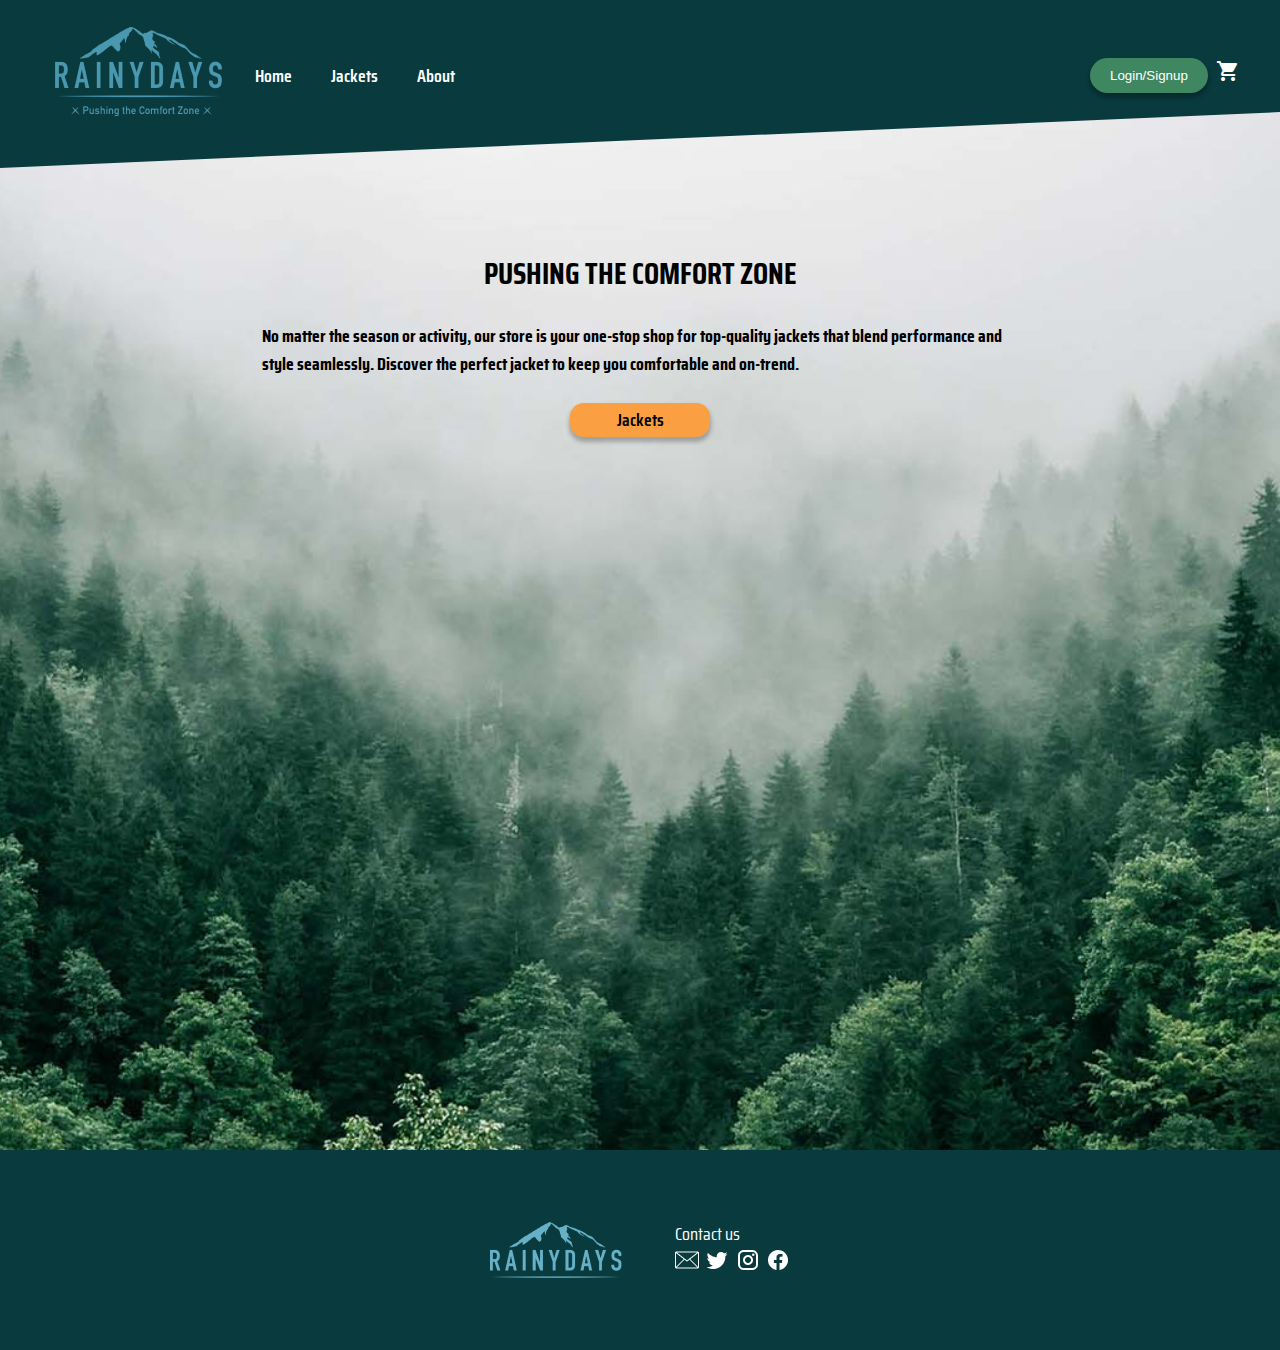
<file: index.html>
<!DOCTYPE html>
<html lang="en">
  <head>
    <meta charset="UTF-8" />
    <meta name="viewport" content="width=device-width, initial-scale=1.0" />
    <meta
      name="description"
      content="Quality sportswear, Rainy days sportswear"
    />
    <link rel="stylesheet" href="src/stylesheet.css" />
    <link
      rel="icon"
      type="image/png"
      sizes="32x32"
      href="images/favicon-32x32.png"
    />
    <link
      href="https://fonts.googleapis.com/icon?family=Material+Icons"
      rel="stylesheet"
    />
    <link
      href="https://fonts.googleapis.com/css2?family=Saira+Condensed:wght@200;300;600&display=swap"
      rel="stylesheet"
    />
    <title>Rainy Days outerwear</title>
  </head>
  <body class="image-body">
    <header>
      <div class="nav-underlay"></div>
      <nav>
        <div class="nav-navigation-box">
          <a href="index.html"
            ><img src="images/Rainydays_header.png" alt="Rainy days logo"
          /></a>
          <ul class="nav-navigation">
            <li><a href="index.html">Home</a></li>
            <li><a href="jackets.html">Jackets</a></li>
            <li><a href="about.html">About</a></li>
          </ul>
        </div>
        <div class="nav-user-box">
          <button class="signup view">Login/Signup</button>
          <a href="checkout.html">
            <i class="material-icons shopping-icon">shopping_cart</i></a
          >
        </div>
        <div class="hamburger">
          <div class="solid-line"></div>
          <div class="solid-line"></div>
          <div class="solid-line"></div>
        </div>
      </nav>
      <nav class="hamburger-nav">
        <i class="material-icons close-icon">close </i>
        <ul class="hamburger-navigation">
          <li><a href="index.html">Home</a></li>
          <li><a href="jackets.html">Jackets</a></li>
          <li><a href="about.html">About</a></li>
        </ul>
        <div class="hamburger-user-box">
          <button class="signup view">Login/Signup</button>
          <a href="checkout.html">
            <i class="material-icons shopping-icon">shopping_cart</i></a
          >
        </div>
      </nav>
    </header>
    <main class="main-index">
      <section>
        <div class="center-index">
          <h1 class="h1-center">PUSHING THE COMFORT ZONE</h1>
          <br />
          <div class="message">
            <p>
              <span class="desktop-text"
                >No matter the season or activity, our store is your one-stop
                shop for top-quality jackets that blend performance and style
                seamlessly.</span
              >
              Discover the perfect jacket to keep you comfortable and on-trend.
            </p>
          </div>
          <br />
          <div class="button cta-orange">
            <a href="jackets.html">Jackets</a>
          </div>
        </div>
      </section>
    </main>
    <footer class="footer">
      <div class="footer-content">
        <div class="footer-logo">
          <a href="index.html">
            <img src="images/rainydays_footer.png" alt="Rainy days logo"
          /></a>
        </div>
        <div class="right-foot">
          <p>Contact us</p>
          <ul class="footer-socials">
            <li>
              <a href="#Mail"><img src="images/mail_nav.png" alt="Mail" /></a>
            </li>
            <li>
              <a href="#Twitter"
                ><img src="images/twitter_nav.png" alt="Twitter"
              /></a>
            </li>
            <li>
              <a href="#Instagram"
                ><img src="images/instagram_nav.png" alt="Instagram"
              /></a>
            </li>
            <li>
              <a href="#Facebook"
                ><img src="images/facebook_nav.png" alt="Facebook"
              /></a>
            </li>
          </ul>
        </div>
      </div>
    </footer>
    <script src="script/main.js"></script>
  </body>
</html>
</file>
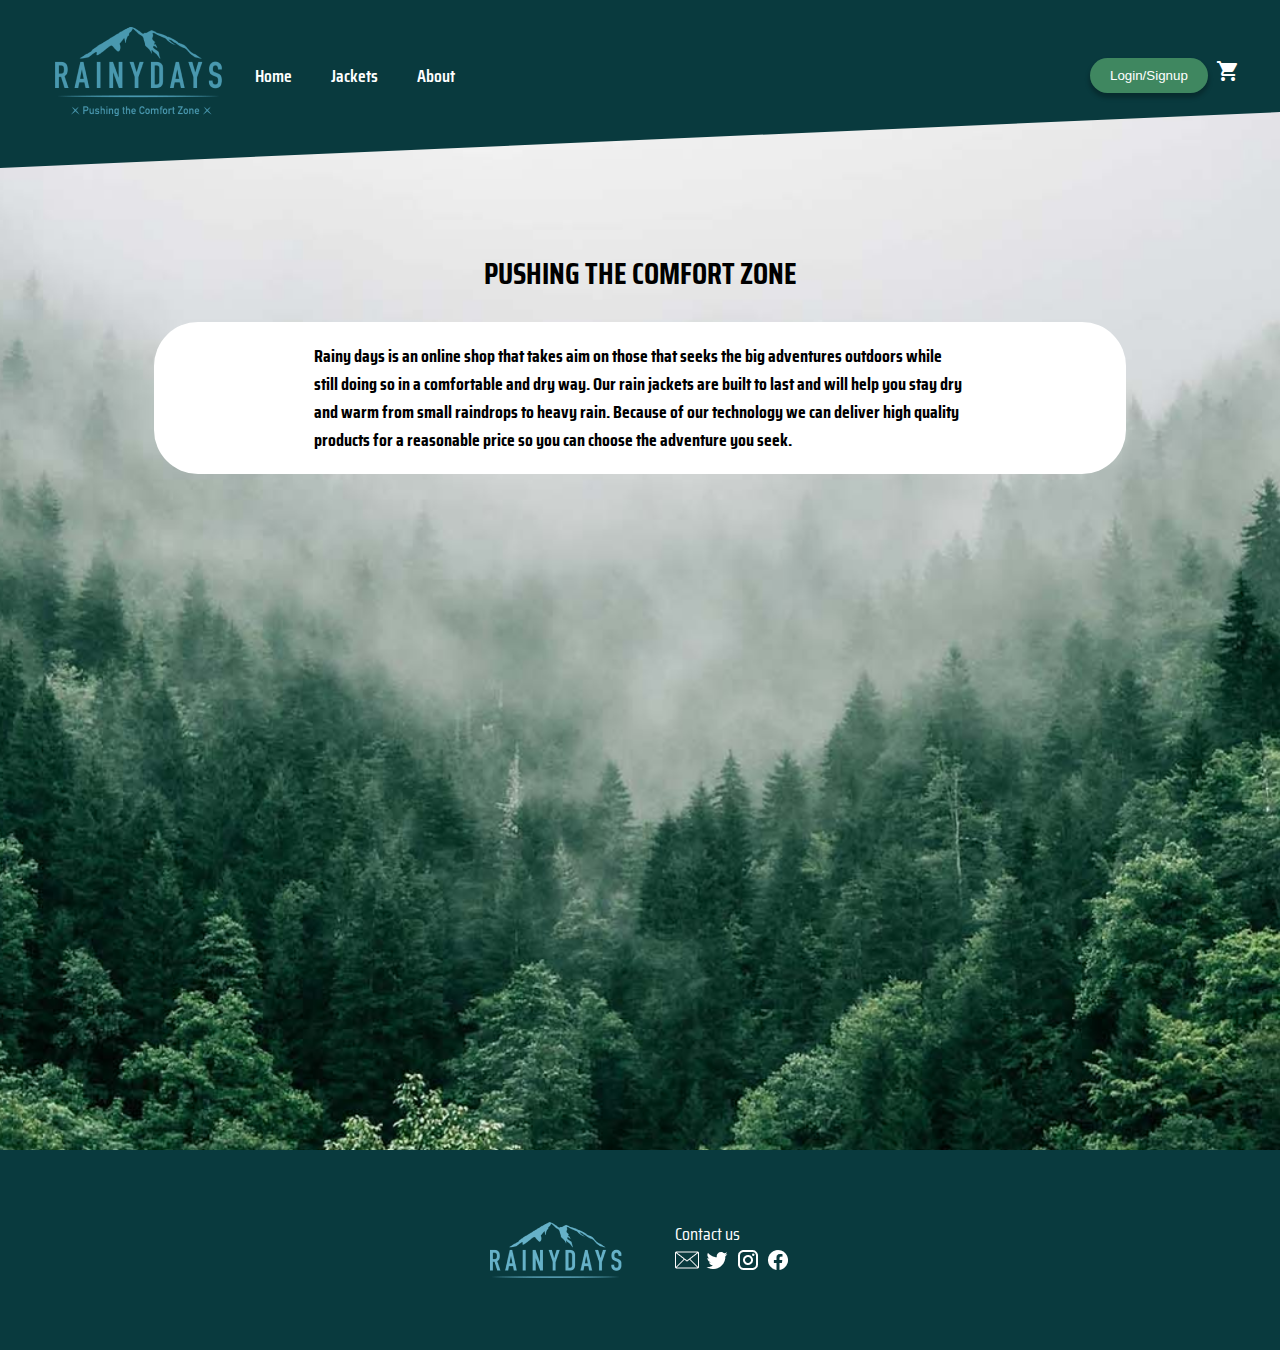
<file: about.html>
<!DOCTYPE html>
<html lang="en">
  <head>
    <meta charset="UTF-8" />
    <meta name="viewport" content="width=device-width, initial-scale=1.0" />
    <meta
      name="description"
      content="Our company and our values. We bring the style"
    />
    <link rel="stylesheet" href="src/stylesheet.css" />
    <link
      rel="icon"
      type="image/png"
      sizes="32x32"
      href="images/favicon-32x32.png"
    />
    <link
      href="https://fonts.googleapis.com/icon?family=Material+Icons"
      rel="stylesheet"
    />
    <link
      href="https://fonts.googleapis.com/css2?family=Saira+Condensed:wght@200;300;600&display=swap"
      rel="stylesheet"
    />
    <title>The company</title>
  </head>
  <body class="image-body">
    <header>
      <div class="nav-underlay"></div>
      <nav>
        <div class="nav-navigation-box">
          <a href="index.html"
            ><img src="images/Rainydays_header.png" alt="Rainy days logo"
          /></a>
          <ul class="nav-navigation">
            <li><a href="index.html">Home</a></li>
            <li><a href="jackets.html">Jackets</a></li>
            <li><a href="about.html">About</a></li>
          </ul>
        </div>
        <div class="nav-user-box">
          <button class="signup view">Login/Signup</button>
          <a href="checkout.html">
            <i class="material-icons shopping-icon">shopping_cart</i></a
          >
        </div>
        <div class="hamburger">
          <div class="solid-line"></div>
          <div class="solid-line"></div>
          <div class="solid-line"></div>
        </div>
      </nav>
      <nav class="hamburger-nav">
        <i class="material-icons close-icon">close </i>
        <ul class="hamburger-navigation">
          <li><a href="index.html">Home</a></li>
          <li><a href="jackets.html">Jackets</a></li>
          <li><a href="about.html">About</a></li>
        </ul>
        <div class="hamburger-user-box">
          <button class="signup view">Login/Signup</button>
          <a href="checkout.html">
            <i class="material-icons shopping-icon">shopping_cart</i></a
          >
        </div>
      </nav>
    </header>
    <main class="main-index">
      <section>
        <div class="center-index">
          <h1 class="h1-center">PUSHING THE COMFORT ZONE</h1>

          <br />

          <div class="about-box">
            <p class="message">
              Rainy days is an online shop that takes aim on those that seeks
              the big adventures outdoors while still doing so in a comfortable
              and dry way. Our rain jackets are built to last and will help you
              stay dry and warm from small raindrops to heavy rain. Because of
              our technology we can deliver high quality products for a
              reasonable price so you can choose the adventure you seek.
            </p>
          </div>
        </div>
      </section>
    </main>
    <footer>
      <div class="footer-content">
        <div class="footer-logo">
          <a href="index.html">
            <img src="images/rainydays_footer.png" alt="Rainy days logo"
          /></a>
        </div>
        <div class="right-foot">
          <p>Contact us</p>
          <ul class="footer-socials">
            <li>
              <a href="#Mail"><img src="images/mail_nav.png" alt="Mail" /></a>
            </li>
            <li>
              <a href="#Twitter"
                ><img src="images/twitter_nav.png" alt="Twitter"
              /></a>
            </li>
            <li>
              <a href="#Instagram"
                ><img src="images/instagram_nav.png" alt="Instagram"
              /></a>
            </li>
            <li>
              <a href="#Facebook"
                ><img src="images/facebook_nav.png" alt="Facebook"
              /></a>
            </li>
          </ul>
        </div>
      </div>
    </footer>
    <script src="script/main.js"></script>
  </body>
</html>
</file>
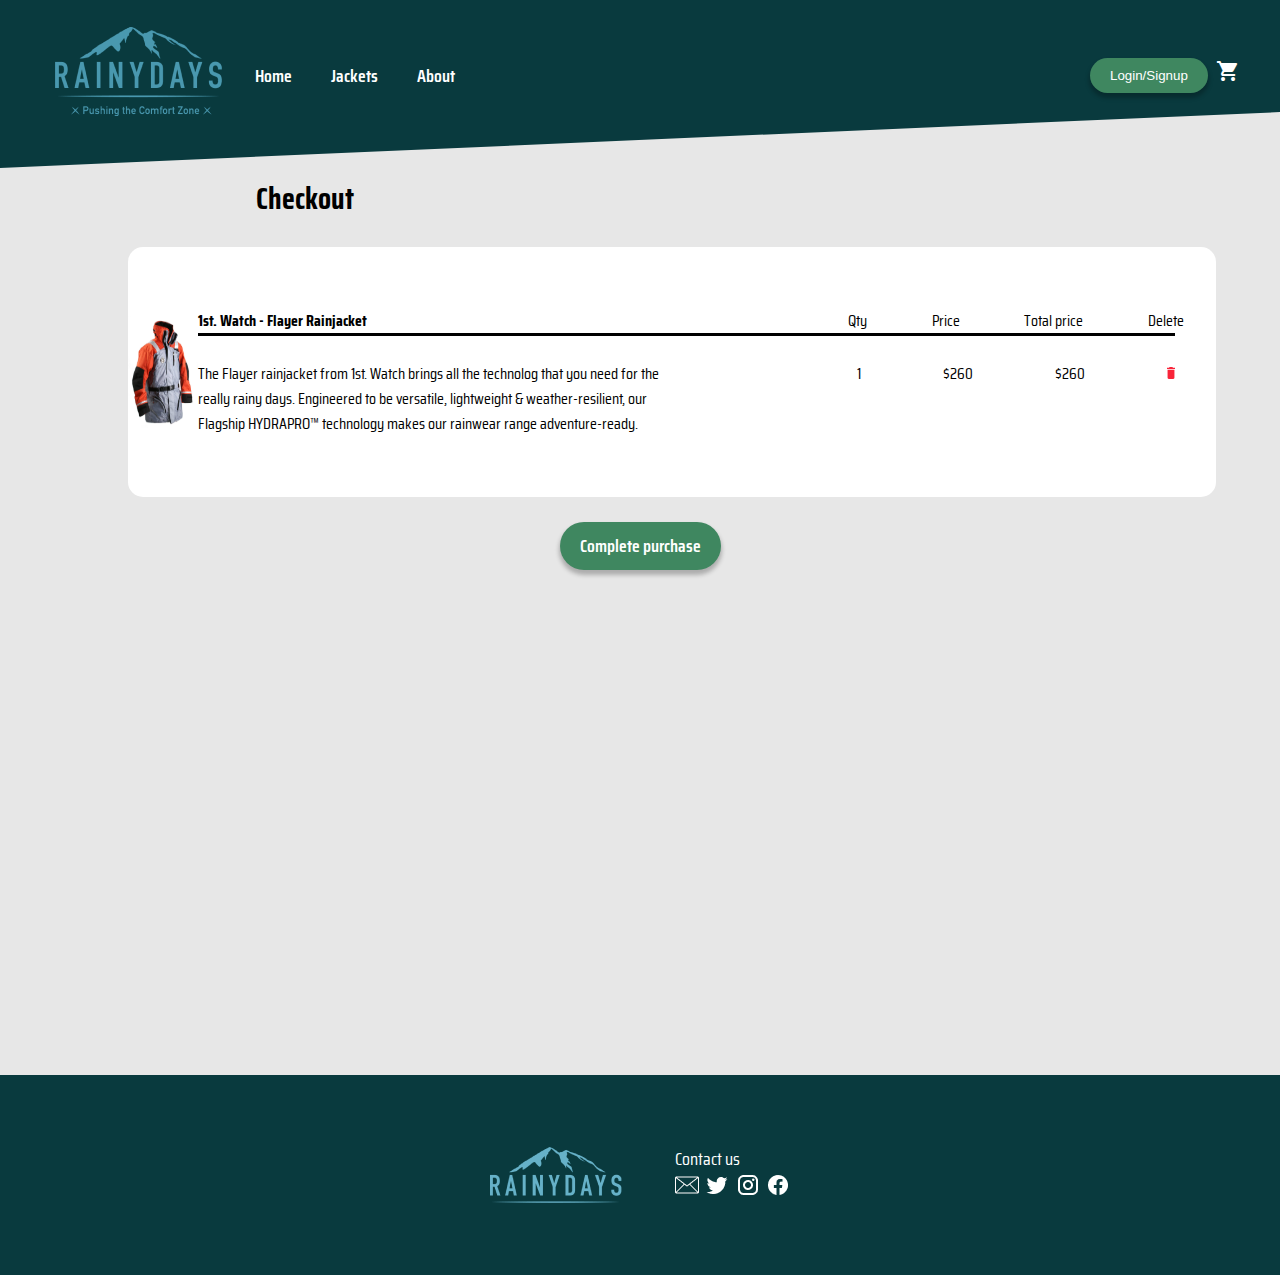
<file: checkout.html>
<!DOCTYPE html>
<html lang="en">
  <head>
    <meta charset="UTF-8" />
    <meta name="viewport" content="width=device-width, initial-scale=1.0" />
    <meta
      name="description"
      content="Quality sportswear ready for quick shipping to the individual that prefers performance and style"
    />
    <link rel="stylesheet" href="src/stylesheet.css" />
    <link
      rel="icon"
      type="image/png"
      sizes="32x32"
      href="images/favicon-32x32.png"
    />
    <link
      href="https://fonts.googleapis.com/icon?family=Material+Icons"
      rel="stylesheet"
    />
    <link
      href="https://fonts.googleapis.com/css2?family=Saira+Condensed:wght@200;300;600&display=swap"
      rel="stylesheet"
    />
    <title>Checkout</title>
  </head>
  <body class="body-jackets">
    <header>
      <div class="nav-underlay"></div>
      <nav>
        <div class="nav-navigation-box">
          <a href="index.html"
            ><img src="images/Rainydays_header.png" alt="Rainy days logo"
          /></a>
          <ul class="nav-navigation">
            <li><a href="index.html">Home</a></li>
            <li><a href="jackets.html">Jackets</a></li>
            <li><a href="about.html">About</a></li>
          </ul>
        </div>
        <div class="nav-user-box">
          <button class="signup view">Login/Signup</button>
          <a href="checkout.html">
            <i class="material-icons shopping-icon">shopping_cart</i></a
          >
        </div>
        <div class="hamburger">
          <div class="solid-line"></div>
          <div class="solid-line"></div>
          <div class="solid-line"></div>
        </div>
      </nav>
      <nav class="hamburger-nav">
        <i class="material-icons close-icon">close </i>
        <ul class="hamburger-navigation">
          <li><a href="index.html">Home</a></li>
          <li><a href="jackets.html">Jackets</a></li>
          <li><a href="about.html">About</a></li>
        </ul>
        <div class="hamburger-user-box">
          <button class="signup view">Login/Signup</button>
          <a href="checkout.html">
            <i class="material-icons shopping-icon">shopping_cart</i></a
          >
        </div>
      </nav>
    </header>
    <br />
    <main class="main-index">
      <h1 class="h1-left">Checkout</h1>

      <br />
      <div class="checkout checkout-swap">
        <img
          src="images/RainyDays_Jacket1.jpg"
          class="image-checkout"
          alt="1st. Watch Rainjacket"
        />
        <section>
          <div>
            <div class="checkout-jacket">
              <h4>1st. Watch - Flayer Rainjacket</h4>

              <ul class="checkout-list">
                <li class="checkout-bye">Qty</li>

                <li>Price</li>

                <li>Total price</li>

                <li>Delete</li>
              </ul>
            </div>
          </div>
          <div class="checkout-line"></div>
          <br />
          <div class="checkout-jacket">
            <p class="checkout-info">
              The Flayer rainjacket from 1st. Watch brings all the technolog
              that you need for the really rainy days.<span
                class="checkout-bye"
              >
                Engineered to be versatile, lightweight & weather-resilient, our
                Flagship HYDRAPRO™ technology makes our rainwear range
                adventure-ready.</span
              >
            </p>
            <ul class="checkout-list">
              <li class="checkout-bye">1</li>
              <li>$260</li>
              <li>$260</li>
              <li><img src="images/bin.svg" alt="Delete item" /></li>
            </ul>
          </div>
        </section>
      </div>
      <div class="checkout-hi">
        <div class="mobile-checkout">
          <img
            src="images/RainyDays_Jacket1.jpg"
            class="checkout-jacket-mobile"
            alt="1.st watch"
          />
          <div>
            <ul class="mobile-checkout-ul">
              <li><h4>1st. Watch Jacket - Flayer Rainjacket</h4></li>
              <li><div class="mobile-line"></div></li>
              <li>
                <div class="mobile-info">
                  The Flayer rainjacket from 1st. Watch brings all the technolog
                  that you need for the really rainy days.
                </div>
              </li>

              <li>
                <div class="mobile-line">
                  Total price: $260
                  <img src="images/bin.svg" alt="Delete item" />
                </div>
              </li>
            </ul>
          </div>
        </div>
      </div>
      <br />
      <div class="checkout-button">
        <a href="checkoutsuccess.html" class="signup">Complete purchase</a>
      </div>
    </main>

    <footer class="footer">
      <div class="footer-content">
        <div class="footer-logo">
          <a href="index.html">
            <img src="images/rainydays_footer.png" alt="Rainy days logo"
          /></a>
        </div>
        <div class="right-foot">
          <p>Contact us</p>
          <ul class="footer-socials">
            <li>
              <a href="#Mail"><img src="images/mail_nav.png" alt="Mail" /></a>
            </li>
            <li>
              <a href="#Twitter"
                ><img src="images/twitter_nav.png" alt="Twitter"
              /></a>
            </li>
            <li>
              <a href="#Instagram"
                ><img src="images/instagram_nav.png" alt="Instagram"
              /></a>
            </li>
            <li>
              <a href="#Facebook"
                ><img src="images/facebook_nav.png" alt="Facebook"
              /></a>
            </li>
          </ul>
        </div>
      </div>
    </footer>
    <script src="script/main.js"></script>
  </body>
</html>
</file>
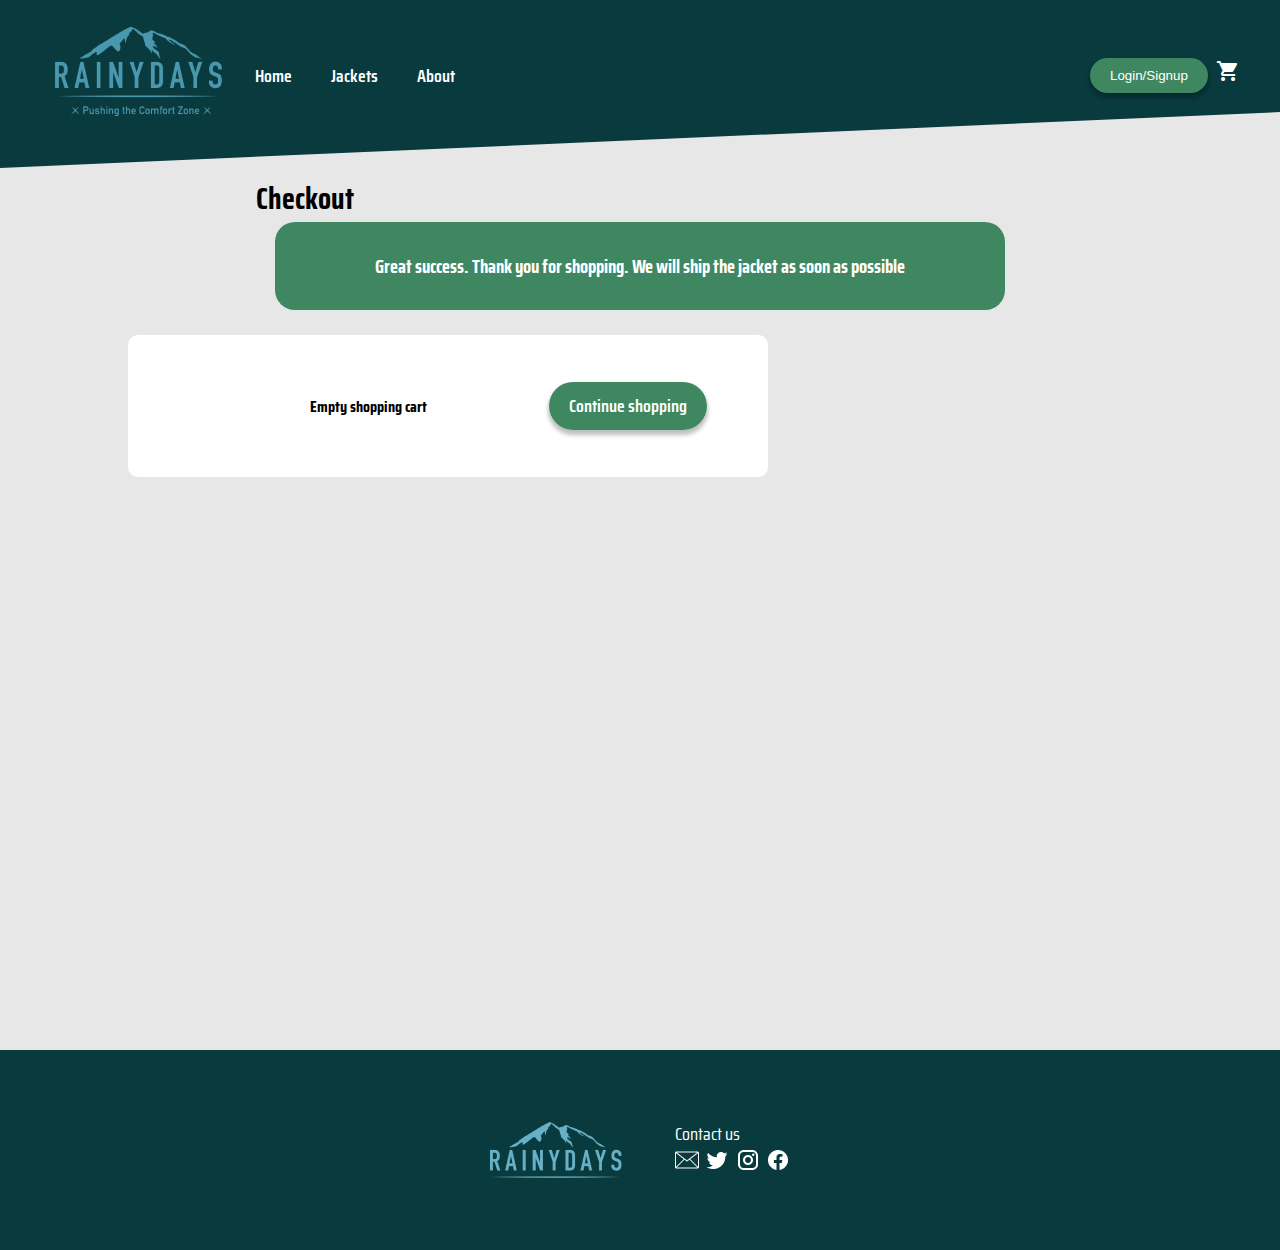
<file: checkoutsuccess.html>
<!DOCTYPE html>
<html lang="en">
  <head>
    <meta charset="UTF-8" />
    <meta name="viewport" content="width=device-width, initial-scale=1.0" />
    <meta
      name="description"
      content="Awesome clothes bought and ready for shipping"
    />
    <link rel="stylesheet" href="src/stylesheet.css" />
    <link
      rel="icon"
      type="image/png"
      sizes="32x32"
      href="images/favicon-32x32.png"
    />
    <link
      href="https://fonts.googleapis.com/icon?family=Material+Icons"
      rel="stylesheet"
    />
    <link
      href="https://fonts.googleapis.com/css2?family=Saira+Condensed:wght@200;300;600&display=swap"
      rel="stylesheet"
    />
    <title>Success</title>
  </head>
  <body class="body-jackets">
    <header>
      <div class="nav-underlay"></div>
      <nav>
        <div class="nav-navigation-box">
          <a href="index.html"
            ><img src="images/Rainydays_header.png" alt="Rainy days logo"
          /></a>
          <ul class="nav-navigation">
            <li><a href="index.html">Home</a></li>
            <li><a href="jackets.html">Jackets</a></li>
            <li><a href="about.html">About</a></li>
          </ul>
        </div>
        <div class="nav-user-box">
          <button class="signup view">Login/Signup</button>
          <a href="checkout.html">
            <i class="material-icons shopping-icon">shopping_cart</i></a
          >
        </div>
        <div class="hamburger">
          <div class="solid-line"></div>
          <div class="solid-line"></div>
          <div class="solid-line"></div>
        </div>
      </nav>
      <nav class="hamburger-nav">
        <i class="material-icons close-icon">close </i>
        <ul class="hamburger-navigation">
          <li><a href="index.html">Home</a></li>
          <li><a href="jackets.html">Jackets</a></li>
          <li><a href="about.html">About</a></li>
        </ul>
        <div class="hamburger-user-box">
          <button class="signup view">Login/Signup</button>
          <a href="checkout.html">
            <i class="material-icons shopping-icon">shopping_cart</i></a
          >
        </div>
      </nav>
    </header>
    <main class="main-index">
      <br />
      <h1 class="h1-left">Checkout</h1>
      <div class="success-box">
        <section class="success">
          <h3>
            Great success. Thank you for shopping. We will ship the jacket as
            soon as possible
          </h3>
        </section>
      </div>
      <br />

      <div class="success-cart success-cart-mobile">
        <br />
        <div>
          <h4>Empty shopping cart</h4>
        </div>
        <div>
          <a href="jackets.html" class="signup">Continue shopping</a>
        </div>
      </div>
    </main>
    <footer class="footer">
      <div class="footer-content">
        <div class="footer-logo">
          <a href="index.html">
            <img src="images/rainydays_footer.png" alt="Rainy days logo"
          /></a>
        </div>
        <div class="right-foot">
          <p>Contact us</p>
          <ul class="footer-socials">
            <li>
              <a href="#Mail"><img src="images/mail_nav.png" alt="Mail" /></a>
            </li>
            <li>
              <a href="#Twitter"
                ><img src="images/twitter_nav.png" alt="Twitter"
              /></a>
            </li>
            <li>
              <a href="#Instagram"
                ><img src="images/instagram_nav.png" alt="Instagram"
              /></a>
            </li>
            <li>
              <a href="#Facebook"
                ><img src="images/facebook_nav.png" alt="Facebook"
              /></a>
            </li>
          </ul>
        </div>
      </div>
    </footer>
    <script src="script/main.js"></script>
  </body>
</html>
</file>
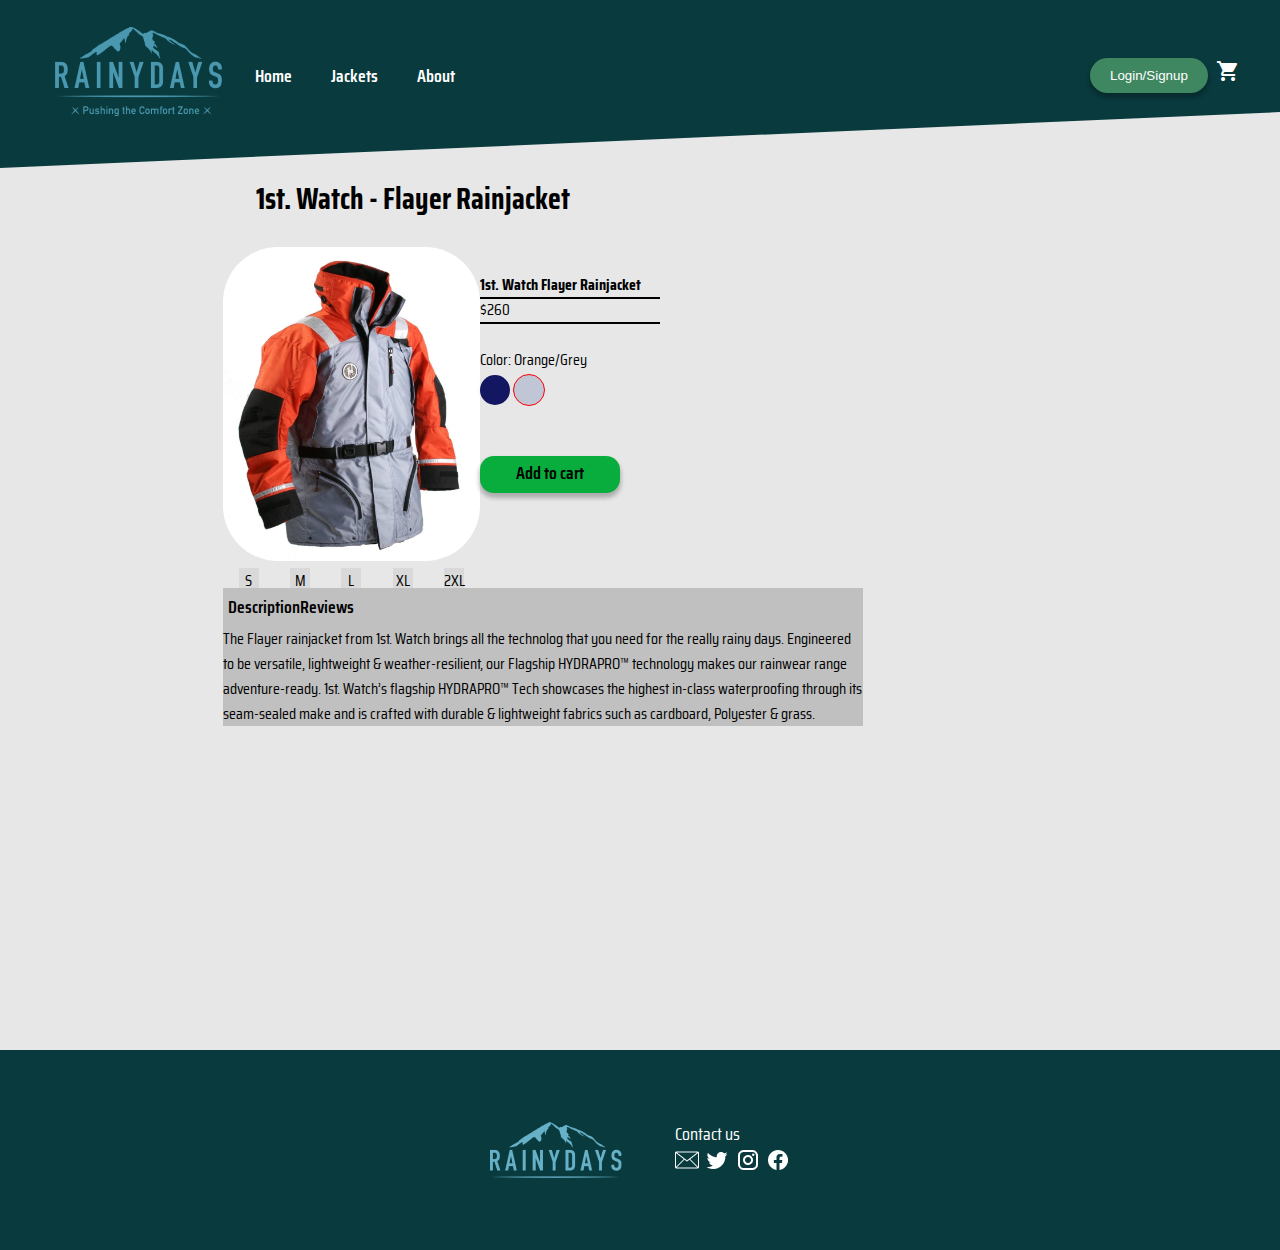
<file: jacket.html>
<!DOCTYPE html>
<html lang="en">
  <head>
    <meta charset="UTF-8" />
    <meta name="viewport" content="width=device-width, initial-scale=1.0" />
    <meta name="description" content="Style for years" />
    <link rel="stylesheet" href="src/stylesheet.css" />
    <link
      rel="icon"
      type="image/png"
      sizes="32x32"
      href="images/favicon-32x32.png"
    />
    <link
      href="https://fonts.googleapis.com/icon?family=Material+Icons"
      rel="stylesheet"
    />
    <link
      href="https://fonts.googleapis.com/css2?family=Saira+Condensed:wght@200;300;600&display=swap"
      rel="stylesheet"
    />
    <title>The 1st flayer jacket!</title>
  </head>
  <body class="body-jackets">
    <header>
      <div class="nav-underlay"></div>
      <nav>
        <div class="nav-navigation-box">
          <a href="index.html"
            ><img src="images/Rainydays_header.png" alt="Rainy days logo"
          /></a>
          <ul class="nav-navigation">
            <li><a href="index.html">Home</a></li>
            <li><a href="jackets.html">Jackets</a></li>
            <li><a href="about.html">About</a></li>
          </ul>
        </div>
        <div class="nav-user-box">
          <button class="signup view">Login/Signup</button>
          <a href="checkout.html">
            <i class="material-icons shopping-icon">shopping_cart</i></a
          >
        </div>
        <div class="hamburger">
          <div class="solid-line"></div>
          <div class="solid-line"></div>
          <div class="solid-line"></div>
        </div>
      </nav>
      <nav class="hamburger-nav">
        <i class="material-icons close-icon">close </i>
        <ul class="hamburger-navigation">
          <li><a href="index.html">Home</a></li>
          <li><a href="jackets.html">Jackets</a></li>
          <li><a href="about.html">About</a></li>
        </ul>
        <div class="hamburger-user-box">
          <button class="signup view">Login/Signup</button>
          <a href="checkout.html">
            <i class="material-icons shopping-icon">shopping_cart</i></a
          >
        </div>
      </nav>
    </header>
    <main class="main-details">
      <br />
      <h1 class="h1-left">1st. Watch - Flayer Rainjacket</h1>

      <br />
      <div></div>
      <section class="details mobile-details-box">
        <div class="left-flex">
          <img
            class="rainjacket_image"
            src="images/RainyDays_Jacket1.jpg"
            alt="1st. Watch Flayer Rainjacket"
          />
          <div>
            <ul class="size-box">
              <li class="sizes">S</li>
              <li class="sizes">M</li>
              <li class="sizes">L</li>
              <li class="sizes">XL</li>
              <li class="sizes">2XL</li>
            </ul>
          </div>
        </div>

        <div class="right-flex">
          <br />
          <div><h4>1st. Watch Flayer Rainjacket</h4></div>

          <div class="line"></div>

          <div><p>$260</p></div>

          <div class="line"></div>
          <br />

          <div>
            <div><p>Color: Orange/Grey</p></div>

            <div>
              <button class="blue"></button>
              <button class="orange"></button>
            </div>
            <br />
            <br />

            <div class="button cta-green">
              <a href="#QuickaddtoCart">Add to cart</a>
              <!-- This is not a broken link. The link to checkout is through shoppingcart in nav-bar -->
            </div>
          </div>
        </div>
      </section>
      <div class="section-jacket mobile-details-box">
        <div>
          <div>
            <ul class="section-review">
              <li><a href="#Description">Description</a></li>
              <li><a href="#Reviews">Reviews</a></li>
            </ul>
          </div>
          <div>
            <p>
              The Flayer rainjacket from 1st. Watch brings all the technolog
              that you need for the really rainy days. Engineered to be
              versatile, lightweight & weather-resilient, our Flagship HYDRAPRO™
              technology makes our rainwear range adventure-ready. 1st. Watch’s
              flagship HYDRAPRO™ Tech showcases the highest in-class
              waterproofing through its seam-sealed make and is crafted with
              durable & lightweight fabrics such as cardboard, Polyester &
              grass.
            </p>
          </div>
        </div>
      </div>
    </main>
    <footer>
      <div class="footer-content">
        <div class="footer-logo">
          <a href="index.html">
            <img src="images/rainydays_footer.png" alt="Rainy days logo"
          /></a>
        </div>
        <div class="right-foot">
          <p>Contact us</p>
          <ul class="footer-socials">
            <li>
              <a href="#Mail"><img src="images/mail_nav.png" alt="Mail" /></a>
            </li>
            <li>
              <a href="#Twitter"
                ><img src="images/twitter_nav.png" alt="Twitter"
              /></a>
            </li>
            <li>
              <a href="#Instagram"
                ><img src="images/instagram_nav.png" alt="Instagram"
              /></a>
            </li>
            <li>
              <a href="#Facebook"
                ><img src="images/facebook_nav.png" alt="Facebook"
              /></a>
            </li>
          </ul>
        </div>
      </div>
    </footer>
    <script src="script/main.js"></script>
  </body>
</html>
</file>
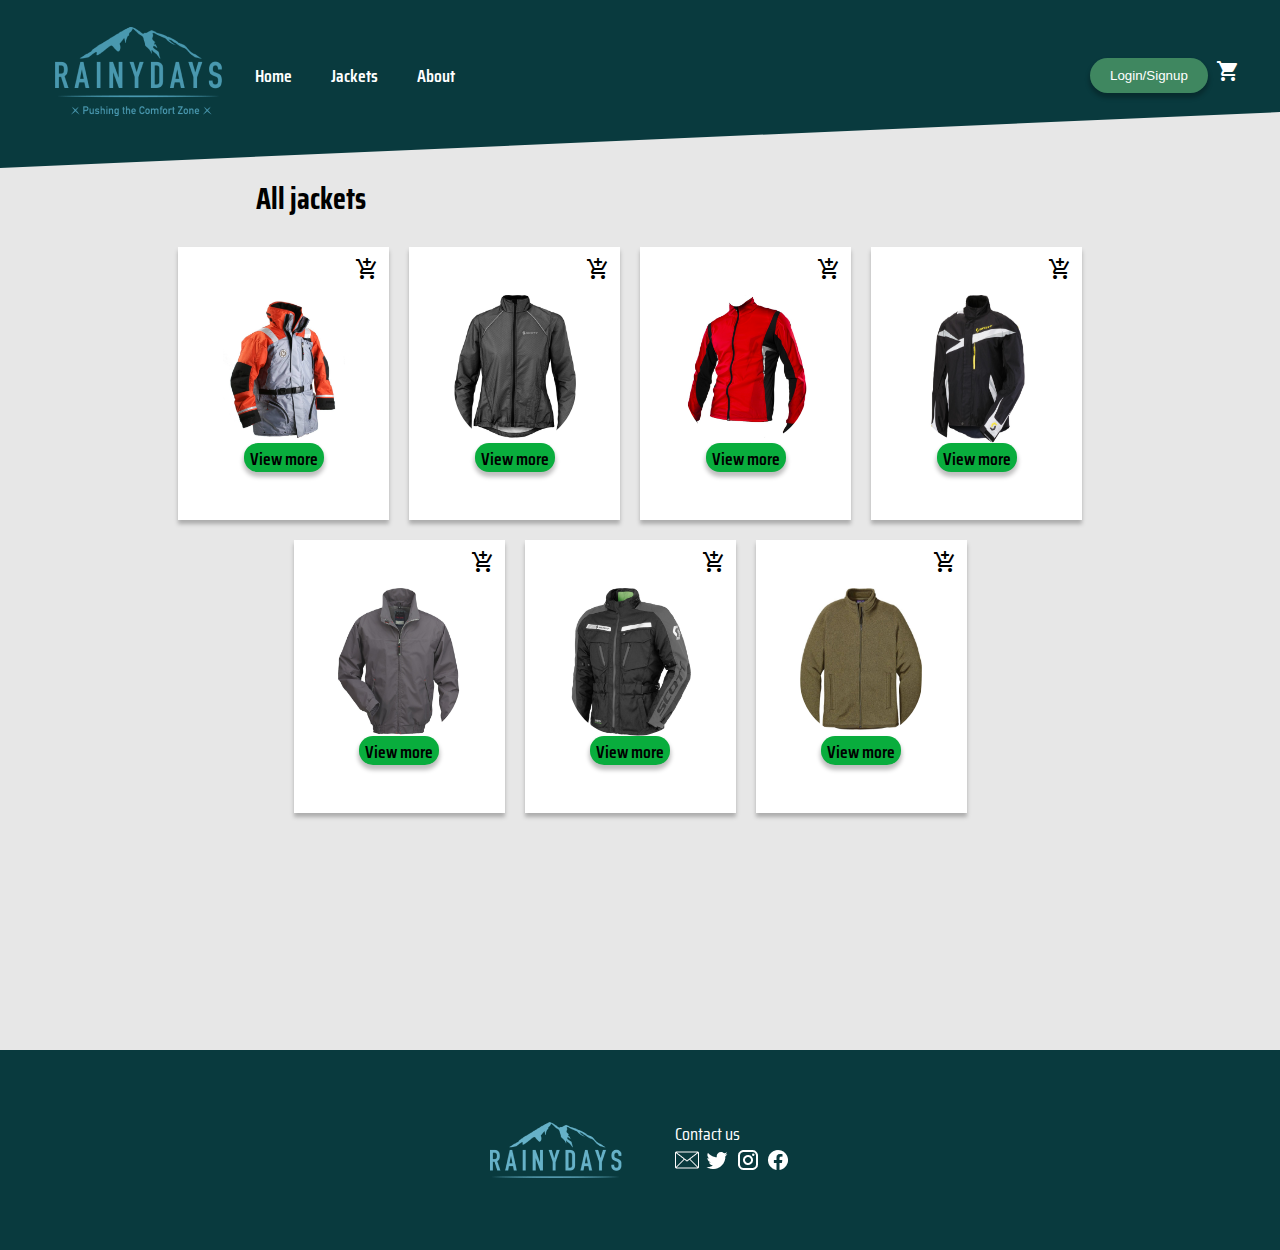
<file: jackets.html>
<!DOCTYPE html>
<html lang="en">
  <head>
    <meta charset="UTF-8" />
    <meta name="viewport" content="width=device-width, initial-scale=1.0" />
    <meta
      name="description"
      content="The best jackets available. Perfected for performance"
    />
    <link rel="stylesheet" href="src/stylesheet.css" />
    <link
      rel="icon"
      type="image/png"
      sizes="32x32"
      href="images/favicon-32x32.png"
    />
    <link
      href="https://fonts.googleapis.com/icon?family=Material+Icons"
      rel="stylesheet"
    />
    <link
      href="https://fonts.googleapis.com/css2?family=Saira+Condensed:wght@200;300;600&display=swap"
      rel="stylesheet"
    />
    <title>Our Jackets</title>
  </head>
  <body class="body-jackets">
    <header>
      <div class="nav-underlay"></div>
      <nav>
        <div class="nav-navigation-box">
          <a href="index.html"
            ><img src="images/Rainydays_header.png" alt="Rainy days logo"
          /></a>
          <ul class="nav-navigation">
            <li><a href="index.html">Home</a></li>
            <li><a href="jackets.html">Jackets</a></li>
            <li><a href="about.html">About</a></li>
          </ul>
        </div>
        <div class="nav-user-box">
          <button class="signup view">Login/Signup</button>
          <a href="checkout.html">
            <i class="material-icons shopping-icon">shopping_cart</i></a
          >
        </div>
        <div class="hamburger">
          <div class="solid-line"></div>
          <div class="solid-line"></div>
          <div class="solid-line"></div>
        </div>
      </nav>
      <nav class="hamburger-nav">
        <i class="material-icons close-icon">close </i>
        <ul class="hamburger-navigation">
          <li><a href="index.html">Home</a></li>
          <li><a href="jackets.html">Jackets</a></li>
          <li><a href="about.html">About</a></li>
        </ul>
        <div class="hamburger-user-box">
          <button class="signup view">Login/Signup</button>
          <a href="checkout.html">
            <i class="material-icons shopping-icon">shopping_cart</i></a
          >
        </div>
      </nav>
    </header>
    <main class="main-index">
      <br />
      <h1 class="h1-left">All jackets</h1>
      <br />

      <div class="jackets-box">
        <div class="jacket-box">
          <i class="material-icons jacket-cart">add_shopping_cart</i>
          <img
            class="jackets-images"
            src="images/RainyDays_Jacket1.jpg"
            alt="Fancy jacket"
          />
          <div class="button-jacket cta-green">
            <a href="jacket.html">View more</a>
          </div>
        </div>

        <div class="jacket-box">
          <i class="material-icons jacket-cart">add_shopping_cart</i>
          <img
            class="jackets-images"
            src="images/RainyDays_Jacket2.jpg"
            alt="Another fancy jacket"
          />
          <div class="button-jacket cta-green">
            <a href="jacket.html">View more</a>
          </div>
        </div>

        <div class="jacket-box">
          <i class="material-icons jacket-cart">add_shopping_cart</i>
          <img
            class="jackets-images"
            src="images/RainyDays_Jacket3.jpg"
            alt="Much wow. Red jacket"
          />
          <div class="button-jacket cta-green">
            <a href="jacket.html">View more</a>
          </div>
        </div>

        <div class="jacket-box">
          <i class="material-icons jacket-cart">add_shopping_cart</i>
          <img
            class="jackets-images"
            src="images/RainyDays_Jacket4.jpg"
            alt="Winter sports jacket"
          />
          <div class="button-jacket cta-green">
            <a href="jacket.html">View more</a>
          </div>
        </div>

        <div class="jacket-box">
          <i class="material-icons jacket-cart">add_shopping_cart</i>
          <img
            class="jackets-images"
            src="images/RainyDays_Jacket5.jpg"
            alt="Grey sports jacket"
          />
          <div class="button-jacket cta-green">
            <a href="jacket.html">View more</a>
          </div>
        </div>

        <div class="jacket-box">
          <i class="material-icons jacket-cart">add_shopping_cart</i>
          <img
            class="jackets-images"
            src="images/RainyDays_Jacket6.jpg"
            alt="Scott jacket"
          />
          <div class="button-jacket cta-green">
            <a href="jacket.html">View more</a>
          </div>
        </div>

        <div class="jacket-box">
          <i class="material-icons jacket-cart">add_shopping_cart</i>
          <img
            class="jackets-images"
            src="images/RainyDays_Jacket7.jpg"
            alt="Brown jacket"
          />
          <div class="button-jacket cta-green">
            <a href="jacket.html">View more</a>
          </div>
        </div>
      </div>
    </main>
    <footer>
      <div class="footer-content">
        <div class="footer-logo">
          <a href="index.html">
            <img src="images/rainydays_footer.png" alt="Rainy days logo"
          /></a>
        </div>
        <div class="right-foot">
          <p>Contact us</p>
          <ul class="footer-socials">
            <li>
              <a href="#Mail"><img src="images/mail_nav.png" alt="Mail" /></a>
            </li>
            <li>
              <a href="#Twitter"
                ><img src="images/twitter_nav.png" alt="Twitter"
              /></a>
            </li>
            <li>
              <a href="#Instagram"
                ><img src="images/instagram_nav.png" alt="Instagram"
              /></a>
            </li>
            <li>
              <a href="#Facebook"
                ><img src="images/facebook_nav.png" alt="Facebook"
              /></a>
            </li>
          </ul>
        </div>
      </div>
    </footer>
    <script src="script/main.js"></script>
  </body>
</html>
</file>
<file: src/stylesheet.css>
* {
    margin: 0;
    padding: 0;
    box-sizing: border-box;
    
}

.main-index {
    min-height: 100vh;
}

.center-index {
    display: flex;
    flex-direction: column;
    align-items: center;
    justify-content: space-between;
    margin: 100px;
    height: 175px;
}


.h1-center {
    text-align: center;
    font-size: 30px;
    font-style: normal;
    font-weight: 700;
    line-height: normal;
}

.h1-left {
    margin-left: 20%;
    font-size: 30px;
    font-style: normal;
    font-weight: 700;
    line-height: normal;
}

.index-mainbox {
    display: flex;
    flex-direction: column;
    justify-content: space-between;
    align-items: center;
    height: 90px;
}
  
.body-jackets {
    background-color: #E7E7E7
}

.jacket-cart {
    top: 10px;
    right: 10px;
    position: absolute
}


.main-details {
    min-height: 100vh;   

}
.details
{
    display: flex;
    margin-left: 223px;       
}


.rainjacket_image {

    width: 257px;
    height: 314px;
    border-radius: 55px
}

.checkout {
    display: flex;
    background-color: #fff;
    height: 250px;
    width: 85%;
    justify-content: space-between;
    align-items: center;
    margin-left: 10%;
    border-radius: 15px;
}

.image-checkout {
    width: 70px;
    height: 112px;
}

.line {
    width: 180px;
    border-bottom: 2px solid black;
    position: absolute;
 }

    .checkout-line {
        width: 96%;
        border-bottom: 3px solid black;
    }

.sizes {
     
    background-color: #D9D9D9;
    width: 20px;
    height: 20px;
    text-align: center;     
    
    }

    .blue {
    
        background-color: #131660;
        border: none;
        padding: 15px 15px;
        border-radius: 50%;
        
    }

    .orange {

        border: 1px;
        padding: 15px 15px;
        border-radius: 50%;
        background-color: #C0C6D6;
        border-style: solid;
        border-color: #FF0000;
        
    }

    
    .section-jacket {
        display: flex;
        background-color: #C0C0C0;
        width: 50%;
        margin-left: 223px;
        align-items: center;
    
    }

    .section-review {
        display: flex;
        list-style: none;
        justify-content: flex-start;
        width: 200px;
        padding: 5px;
        align-items: center;
        
        

    }

    .size-box {
        display: flex;
        justify-content: space-around;
        list-style: none;
        
 
    }

    .checkout-list {
        display: flex;
        list-style: none;
        width: 400px;
        justify-content: space-around;
    }

    .checkout-jacket {
        display: flex;
        justify-content: space-between;
             
    }

   .font-success {
    font-size: 21px;
    font-weight: 200;
   }
    
    .success-box {
        display: flex;
        justify-content: center

    }

   .success {
    display: flex;
    background-color: #3F8760;
    width: 730px;
    height: 88px;
    top: 158px;
    left: 710px;
    align-items: center;
    justify-content: center;
    border-radius: 20px;
    color: #fff;
       }

.success-cart {
    display: flex;
    width: 50%;
    height: 142px;
    top: 301px;
    left: 179px;
    background-color: #fff;
    justify-content: space-around;
    align-items: center;
    margin-left: 10%;
    border-radius: 10px;

}

/* Navigation bar */

nav {
    
    font-size: 20px;
    width: 100%;
    height: 150px;   
    display: flex;
    justify-content: space-between;
    align-items: center;
    padding-left: 40px;
    padding-right: 40px;

}

.nav-underlay {
    z-index: 5;
    background-color: #093A3E;
    top: -80px;
    height: 220px;
    width: 100%;
    transform: skewY(-2.5deg);
    position: absolute; 

 }
 
.nav-navigation-box {
    z-index: 5;
    display: flex;
    align-items: center;
    width: 400px;
    justify-content: space-between;
    margin: 0 0 0 15px;
 
}

.nav-navigation {
    
    display: flex;
    list-style: none;
    justify-content: space-between;
    width: 200px;
    a {
        color: #fff;
    }
  
}

.nav-user-box {
    z-index: 5;
    display: flex;
    justify-content: space-between;
    align-items: center;
    width: 150px;

}

nav a:hover {
    text-decoration: underline;
    
    text-decoration-thickness: 2px;
    text-decoration-color: #FA9F42;
}



.logo {
    width: 167px;
    height: 89px;

}

.signup {
          
    border: 0;
    border-radius: 34px;
    padding: 10px 20px 10px 20px;
    cursor: pointer;
    box-shadow: 0px 4px 4px 1px rgba(0, 0, 0, 0.25);
    background-color: #3F8760;
    color: #fff;
     
}

.shopping-icon {
    color: white;
    
}

.solid-line {
    display: none;
    
    /* Adjust color and thickness as needed */
  }

/*Body and main */

.main-box {
    display: flex;
    flex-direction: column;
    justify-content: space-between;
    align-items: center;
    height: 90px;
}

a {
    cursor: pointer;
    text-decoration: none;
    color: black;
    font-size: 18px;
    font-weight: 600;
    
}


.image-body {
    background-image: url(../images/Nature-marita-kavelashvili-unsplash.jpg);
    background-repeat: no-repeat;
    background-position: center;
    background-size: cover;
}


body {
    font-family: "Saira Condensed";
       
}

.message {
    width: 70%;  
    font-family: Saira Condensed;
    font-size: 18px;
    font-weight: 700;
    line-height: 28px;
    letter-spacing: 0em;
    text-align: left;
     
}



/* Styling jacket */


.jackets-images {
    width: 122px;
    height: 148px;
    flex-shrink: 0;
    border-radius: 55px;
}


.jackets-box {
    display: flex ;
    margin: auto;
    justify-content: center;
    flex-wrap: wrap;
    align-items: center;
    width: 80%;
          
    }

.jacket-box {
    display: flex;
    flex-direction: column;
    background-color: #fff;
    border-radius: 0px;
    width: 211px;
    height: 273px;
    justify-content: center;
    align-items: center;
    position: relative;
    box-shadow: 0px 4px 4px 0px rgba(0, 0, 0, 0.25);
    margin: 0px 20px 20px 0px;

   }

   .left-flex {
    display: table-column
}

.right-flex {
    display: table-column;
    font: 18px;
    font-family: Saira Condensed;
    
    
}

.about-box {
    display: flex;
    width: 90%;
    background-color: #fff;
    border-radius: 44px;
    align-items: center;
    justify-content: center;
    padding: 20px;
}

.about-text {
    display: flex;
    width: 70%;
    height: 90%;
    font-size: 18px;
    
}


/* Styling jackets */

.checkout-jacket-mobile {
    display: flex;
    border-radius: 10px 0 0 10px;
    width: 117px;
    height: 143px;
    top: 196px;
    left: 34px;
    

}

/* Styling checkouts */
.mobile-checkout {
    display: flex;
    width: 100%;
    justify-content: center;
    align-items: center;
    
   
    
}

.mobile-checkout-ul {
    list-style: none;
    background-color: #fff;
    height: 143px;
    border-radius: 0px 10px 10px 0px;
}

.mobile-line {
    width: 100%;
    border-bottom: 2px solid black;
    
}

.mobile-info {
    background-color: #fff;
    width: 205px;
}
.checkout-info {
    width: 48%;
}

/* Footer */

footer {
    display: flex;
    justify-content: center;
    background-color: #093A3E;
    width: 100%;
    height: 200px;         
}

.footer-content {
    display: flex;
    justify-content: space-between;
    align-items: center;
    width: 300px;   
         
}
   
.right-foot {
    display: table-column;
    p { font-size: 18px;
        color: white;
        }    
}

.footer-logo{
    width: 131px; 
    height: 56px ;
}

.footer-socials{
    display: flex;
    list-style: none;
    width: 115px;
    justify-content: space-between; 
  
}

/* Buttons */ 

.cta-green {
    background-color: #09AD3D
        
}
.cta-orange {
    background-color:#FA9F42;
    color: black;
}

.cta_add {
    width: 110px;
    height: 56px;
    background-color: #15C95D;
    border-radius: 28px;
    
}



.view-button {
    
    border: 0;
    border-radius: 34px;
    padding: 10px 20px 10px 20px;
    cursor: pointer;
    box-shadow: 0px 4px 4px 1px rgba(0, 0, 0, 0.25);
      
}

.button {
    display: block;
    width: 140px;
    height: 37px;
    padding: 3px;
    text-align: center;
    border-radius: 14px 14px 14px 14px;
    box-shadow: 0px 4px 4px 1px rgba(0, 0, 0, 0.25);
    color: black;
}

.button-jacket {

    display: block;
    width: 80px;
    height: 29px;
    padding: 2px;
    text-align: center;
    border-radius: 14px 14px 14px 14px;
    box-shadow: 0px 4px 4px 1px rgba(0, 0, 0, 0.25)
       
}

.button-blue {

    display: block;
    width: 30px;
    height: 30px;
    padding: 15px 15px;
    text-align: center;
    border-radius: 50%;
    box-shadow: 0px 4px 4px 1px rgba(0, 0, 0, 0.25);
    background-color: #131660;
    border: none;
              
}

.button-orange {
    display: block;
    width: 30px;
    height: 30px;
    padding: 15px 15px;
    text-align: center;
    border: 50%;
    box-shadow: 0px 4px 4px 1px rgba(0, 0, 0, 0.25);
    background-color: #C0C6D6;
    border: none;
}

.view {

    border: 0;
    border-radius: 34px;
    padding: 10px 20px 10px 20px;
    cursor: pointer;
    box-shadow: 0px 4px 4px 1px rgba(0, 0, 0, 0.25);
}

.checkout-button {
    display: flex;
    align-items: center;
    justify-content: center;
}

/* Media responsiveness */

@media screen and (max-width: 750px) {
   
    .nav-user-box {
      display: none;
    }
    .nav-navigation {
        display: none;
    }


  }


/* Hamburger */

.close-icon {
    color:#fff;
    position: absolute;
    top: 10px;
    right: 10px;
    font-size: 24px;
    z-index: 11;
}

.hamburger-navigation {
    display: flex;
    flex-direction: column;
    z-index: 11;
    list-style: none;
    justify-content: space-between;
    
    a {
        color: #fff;
    }
    
}

.hamburger-nav {
    height: 30vh;
    width: 100%;
    display: none;
    flex-direction: column;
    align-items: center;
    background-color: #093A3E;
    z-index: 4;
    justify-content: center;
    
    
    
}
.solid-line {
    display: flex;
    z-index: 5;
    height: 3px;
    justify-content: center;
    align-items: center;
    background-color: #fff;
    width: 100%;
}
 .hamburger-user-box {
    z-index: 5;
    display: flex;
    flex-direction: column;
    height: 100px;
    justify-content: space-between;
    align-items: center;
    width: 150px;


 }

.hamburger {
    z-index: 5;
    display: none;
    justify-content: space-between;
    flex-direction: column;
    height: 40px;
    width: 60px;
    

}

@media screen and (max-width: 750px) {
    .hamburger {
        display: flex;

        
    }

    .mobile-details-box {
        display: flex ;
        margin: auto;
        justify-content: center;
        flex-wrap: wrap;
        align-items: center;
        width: 80%;
    }

    .desktop-text {
        display:none;
    }

    .center-index {
        display: flex;
        flex-direction: column;
        align-items: center;
        justify-content: space-between;
        margin: 10px;
        height: 300px ;
        }
    
    .checkout-swap {
        display: none;
    }

    
    
}
     
@media screen and (max-width: 1000px) {
    .checkout-bye {
        display: none;
    }

    .success-cart-mobile {
        display: flex;
        width: 90%;
        height: 142px;
        top: 301px;
        left: 179px;
        background-color: #fff;
        justify-content: space-around;
        align-items: center;
        margin-left: 10%;
        border-radius: 10px;
    
    }

   
}

@media screen and (min-width: 750px) {
    .checkout-hi {
        display: none;
    }

    
    
}
</file>
